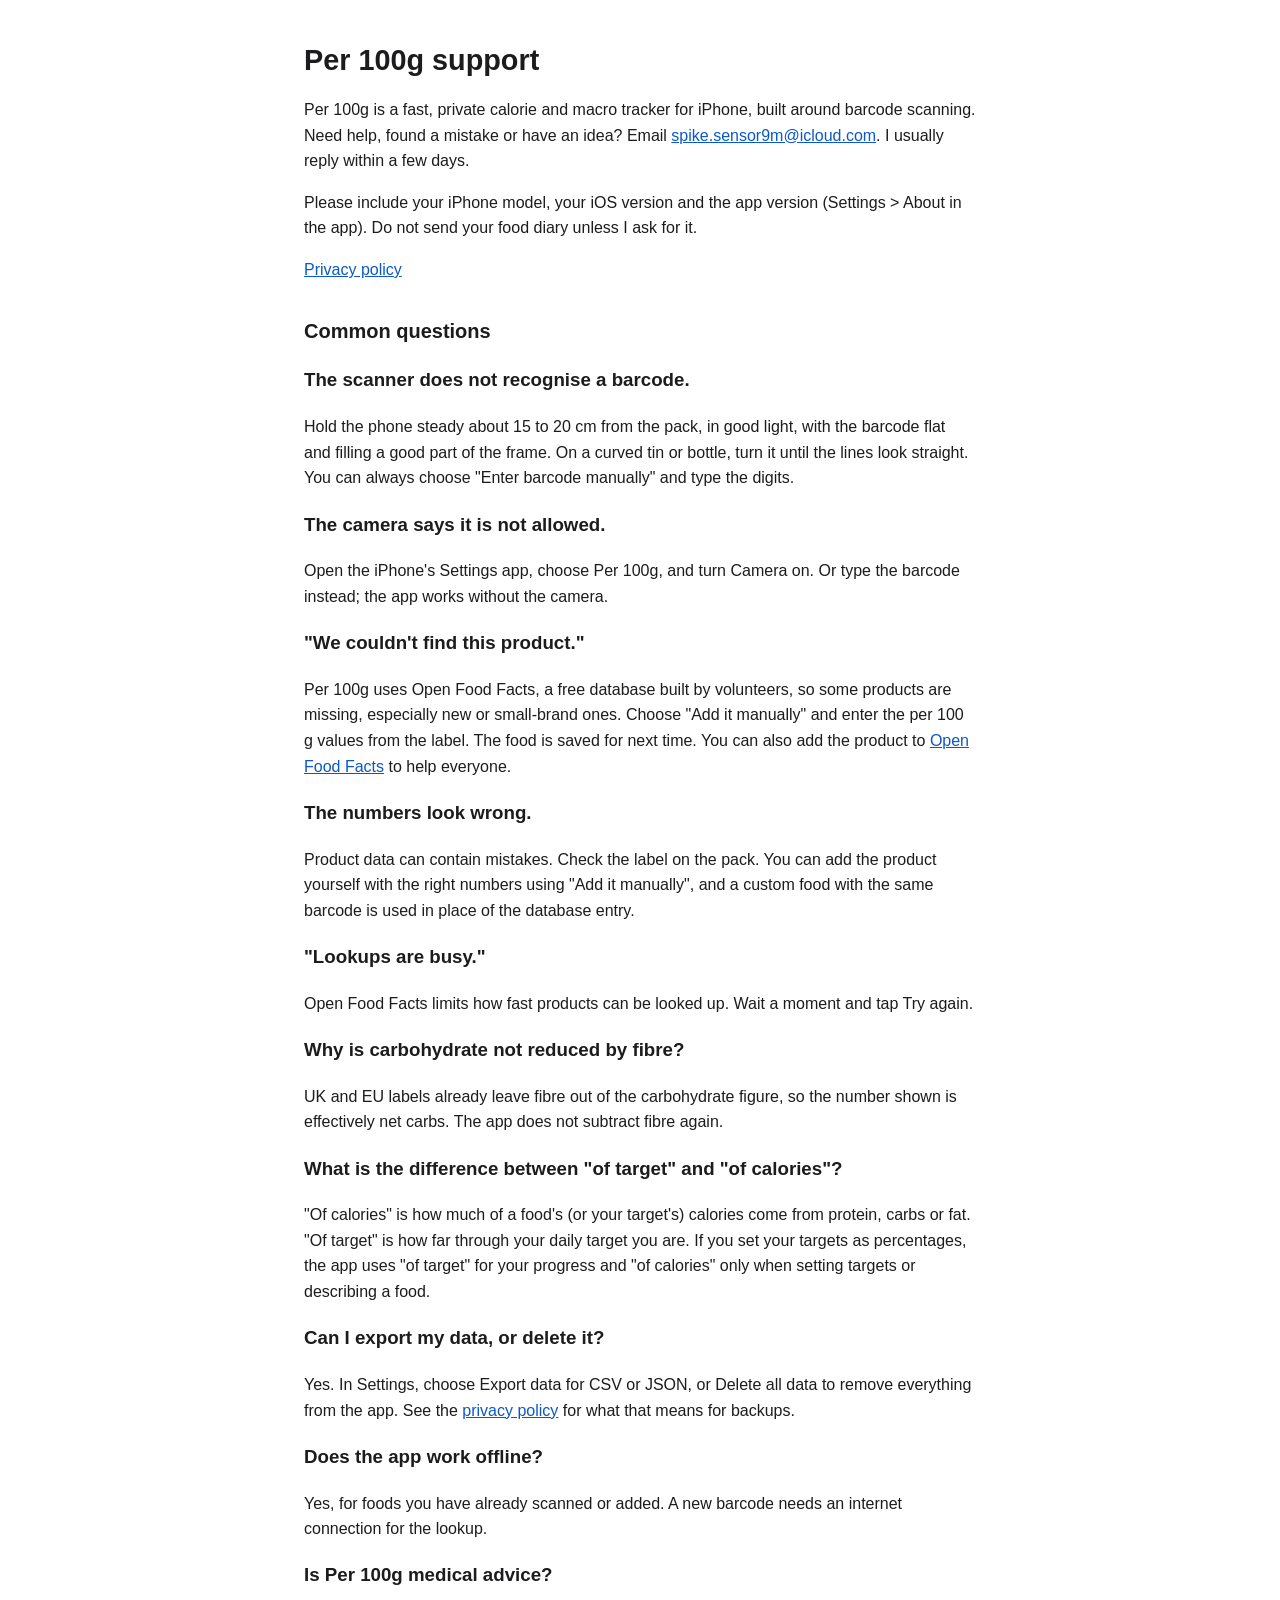
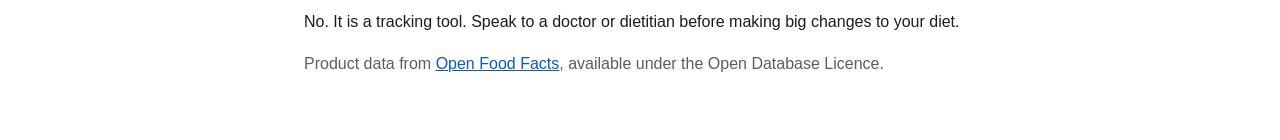
<file: index.html>
<!doctype html>
<html lang="en-GB">
<head>
<meta charset="utf-8">
<meta name="viewport" content="width=device-width, initial-scale=1">
<title>Per 100g – support</title>
<link rel="stylesheet" href="style.css">
</head>
<body>
<main>
<h1>Per 100g support</h1>
<p>Per 100g is a fast, private calorie and macro tracker for iPhone, built around barcode scanning. Need help, found a mistake or have an idea? Email <a href="mailto:spike.sensor9m@icloud.com">spike.sensor9m@icloud.com</a>. I usually reply within a few days.</p>
<p>Please include your iPhone model, your iOS version and the app version (Settings &gt; About in the app). Do not send your food diary unless I ask for it.</p>
<p><a href="privacy.html">Privacy policy</a></p>

<h2>Common questions</h2>

<h3>The scanner does not recognise a barcode.</h3>
<p>Hold the phone steady about 15 to 20 cm from the pack, in good light, with the barcode flat and filling a good part of the frame. On a curved tin or bottle, turn it until the lines look straight. You can always choose "Enter barcode manually" and type the digits.</p>

<h3>The camera says it is not allowed.</h3>
<p>Open the iPhone's Settings app, choose Per 100g, and turn Camera on. Or type the barcode instead; the app works without the camera.</p>

<h3>"We couldn't find this product."</h3>
<p>Per 100g uses Open Food Facts, a free database built by volunteers, so some products are missing, especially new or small-brand ones. Choose "Add it manually" and enter the per 100 g values from the label. The food is saved for next time. You can also add the product to <a href="https://world.openfoodfacts.org">Open Food Facts</a> to help everyone.</p>

<h3>The numbers look wrong.</h3>
<p>Product data can contain mistakes. Check the label on the pack. You can add the product yourself with the right numbers using "Add it manually", and a custom food with the same barcode is used in place of the database entry.</p>

<h3>"Lookups are busy."</h3>
<p>Open Food Facts limits how fast products can be looked up. Wait a moment and tap Try again.</p>

<h3>Why is carbohydrate not reduced by fibre?</h3>
<p>UK and EU labels already leave fibre out of the carbohydrate figure, so the number shown is effectively net carbs. The app does not subtract fibre again.</p>

<h3>What is the difference between "of target" and "of calories"?</h3>
<p>"Of calories" is how much of a food's (or your target's) calories come from protein, carbs or fat. "Of target" is how far through your daily target you are. If you set your targets as percentages, the app uses "of target" for your progress and "of calories" only when setting targets or describing a food.</p>

<h3>Can I export my data, or delete it?</h3>
<p>Yes. In Settings, choose Export data for CSV or JSON, or Delete all data to remove everything from the app. See the <a href="privacy.html">privacy policy</a> for what that means for backups.</p>

<h3>Does the app work offline?</h3>
<p>Yes, for foods you have already scanned or added. A new barcode needs an internet connection for the lookup.</p>

<h3>Is Per 100g medical advice?</h3>
<p>No. It is a tracking tool. Speak to a doctor or dietitian before making big changes to your diet.</p>

<p class="muted">Product data from <a href="https://world.openfoodfacts.org">Open Food Facts</a>, available under the Open Database Licence.</p>
</main>
</body>
</html>
</file>
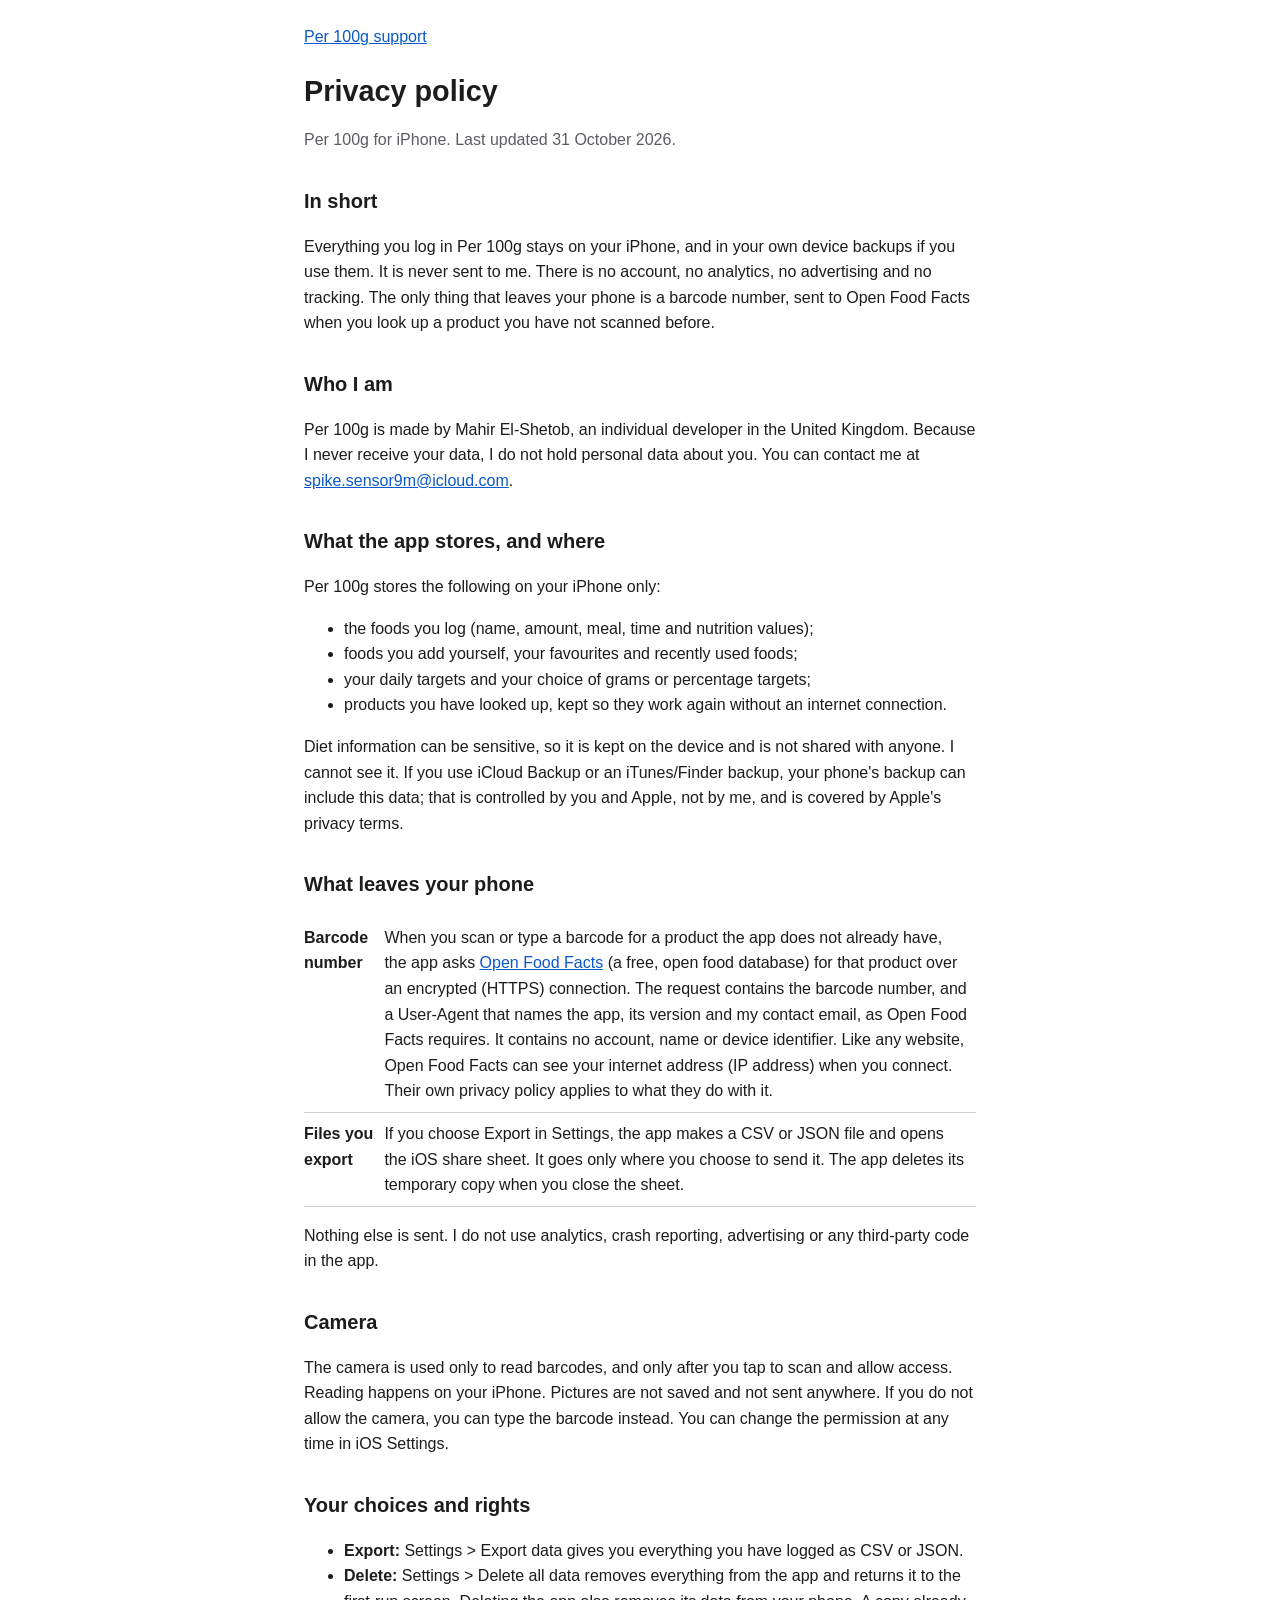
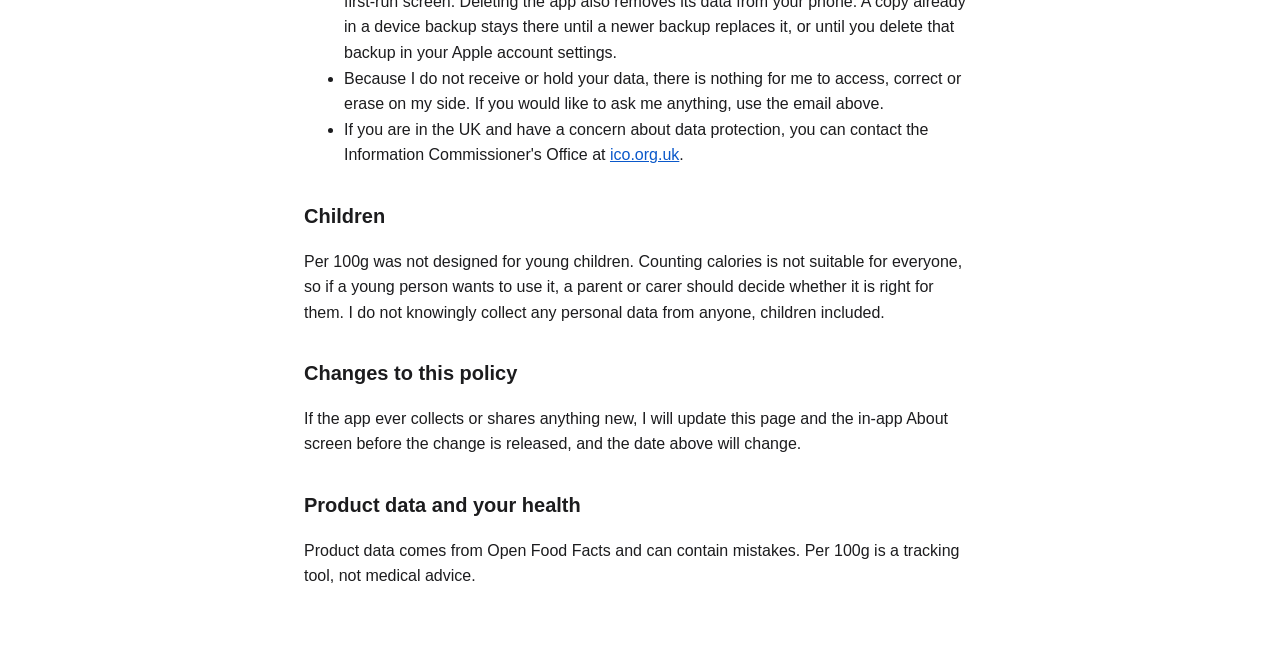
<file: privacy.html>
<!doctype html>
<html lang="en-GB">
<head>
<meta charset="utf-8">
<meta name="viewport" content="width=device-width, initial-scale=1">
<title>Privacy policy – Per 100g</title>
<link rel="stylesheet" href="style.css">
</head>
<body>
<nav><a href="index.html">Per 100g support</a></nav>
<main>
<h1>Privacy policy</h1>
<p class="muted">Per 100g for iPhone. Last updated 31 October 2026.</p>

<h2>In short</h2>
<p>Everything you log in Per 100g stays on your iPhone, and in your own device backups if you use them. It is never sent to me. There is no account, no analytics, no advertising and no tracking. The only thing that leaves your phone is a barcode number, sent to Open Food Facts when you look up a product you have not scanned before.</p>

<h2>Who I am</h2>
<p>Per 100g is made by Mahir El-Shetob, an individual developer in the United Kingdom. Because I never receive your data, I do not hold personal data about you. You can contact me at <a href="mailto:spike.sensor9m@icloud.com">spike.sensor9m@icloud.com</a>.</p>

<h2>What the app stores, and where</h2>
<p>Per 100g stores the following on your iPhone only:</p>
<ul>
<li>the foods you log (name, amount, meal, time and nutrition values);</li>
<li>foods you add yourself, your favourites and recently used foods;</li>
<li>your daily targets and your choice of grams or percentage targets;</li>
<li>products you have looked up, kept so they work again without an internet connection.</li>
</ul>
<p>Diet information can be sensitive, so it is kept on the device and is not shared with anyone. I cannot see it. If you use iCloud Backup or an iTunes/Finder backup, your phone's backup can include this data; that is controlled by you and Apple, not by me, and is covered by Apple's privacy terms.</p>

<h2>What leaves your phone</h2>
<table>
<tr><th scope="row">Barcode number</th><td>When you scan or type a barcode for a product the app does not already have, the app asks <a href="https://world.openfoodfacts.org">Open Food Facts</a> (a free, open food database) for that product over an encrypted (HTTPS) connection. The request contains the barcode number, and a User-Agent that names the app, its version and my contact email, as Open Food Facts requires. It contains no account, name or device identifier. Like any website, Open Food Facts can see your internet address (IP address) when you connect. Their own privacy policy applies to what they do with it.</td></tr>
<tr><th scope="row">Files you export</th><td>If you choose Export in Settings, the app makes a CSV or JSON file and opens the iOS share sheet. It goes only where you choose to send it. The app deletes its temporary copy when you close the sheet.</td></tr>
</table>
<p>Nothing else is sent. I do not use analytics, crash reporting, advertising or any third-party code in the app.</p>

<h2>Camera</h2>
<p>The camera is used only to read barcodes, and only after you tap to scan and allow access. Reading happens on your iPhone. Pictures are not saved and not sent anywhere. If you do not allow the camera, you can type the barcode instead. You can change the permission at any time in iOS Settings.</p>

<h2>Your choices and rights</h2>
<ul>
<li><strong>Export:</strong> Settings &gt; Export data gives you everything you have logged as CSV or JSON.</li>
<li><strong>Delete:</strong> Settings &gt; Delete all data removes everything from the app and returns it to the first-run screen. Deleting the app also removes its data from your phone. A copy already in a device backup stays there until a newer backup replaces it, or until you delete that backup in your Apple account settings.</li>
<li>Because I do not receive or hold your data, there is nothing for me to access, correct or erase on my side. If you would like to ask me anything, use the email above.</li>
<li>If you are in the UK and have a concern about data protection, you can contact the Information Commissioner's Office at <a href="https://ico.org.uk">ico.org.uk</a>.</li>
</ul>

<h2>Children</h2>
<p>Per 100g was not designed for young children. Counting calories is not suitable for everyone, so if a young person wants to use it, a parent or carer should decide whether it is right for them. I do not knowingly collect any personal data from anyone, children included.</p>

<h2>Changes to this policy</h2>
<p>If the app ever collects or shares anything new, I will update this page and the in-app About screen before the change is released, and the date above will change.</p>

<h2>Product data and your health</h2>
<p>Product data comes from Open Food Facts and can contain mistakes. Per 100g is a tracking tool, not medical advice.</p>
</main>
</body>
</html>
</file>
<file: style.css>
:root { color-scheme: light dark; --bg: #ffffff; --text: #1c1c1e; --muted: #5c5c62; --link: #0a58ca; --rule: #d1d1d6; }
@media (prefers-color-scheme: dark) { :root { --bg: #000000; --text: #f2f2f7; --muted: #aeaeb5; --link: #64b0ff; --rule: #38383a; } }
html { background: var(--bg); }
body { margin: 0 auto; max-width: 42rem; padding: 1.5rem 1rem 3rem; font: 1rem/1.6 -apple-system, BlinkMacSystemFont, "Segoe UI", Roboto, sans-serif; color: var(--text); background: var(--bg); }
h1 { font-size: 1.8rem; line-height: 1.2; }
h2 { font-size: 1.25rem; margin-top: 2rem; }
a { color: var(--link); }
a:focus-visible { outline: 3px solid var(--link); outline-offset: 2px; }
.muted { color: var(--muted); }
table { border-collapse: collapse; width: 100%; }
th, td { text-align: left; vertical-align: top; padding: .5rem .5rem .5rem 0; border-bottom: 1px solid var(--rule); }
nav { margin-bottom: 1.5rem; }
</file>
